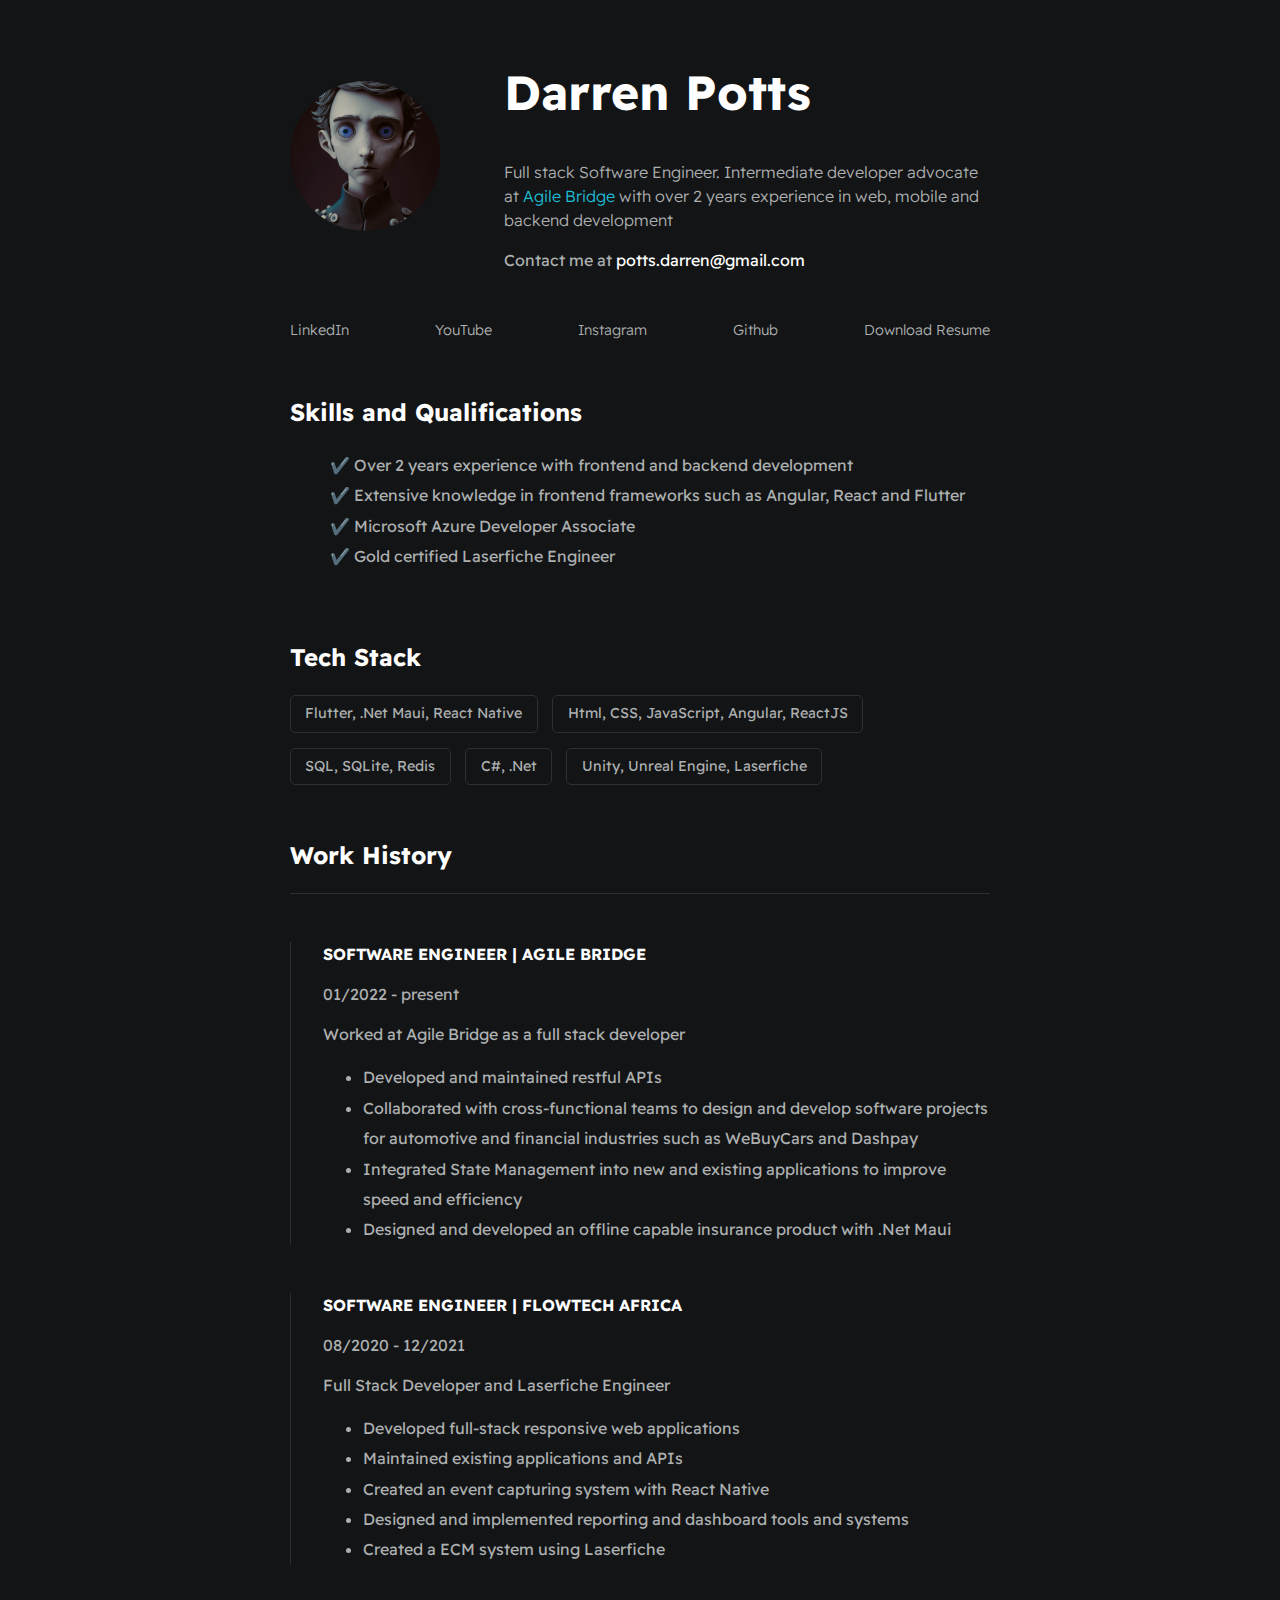
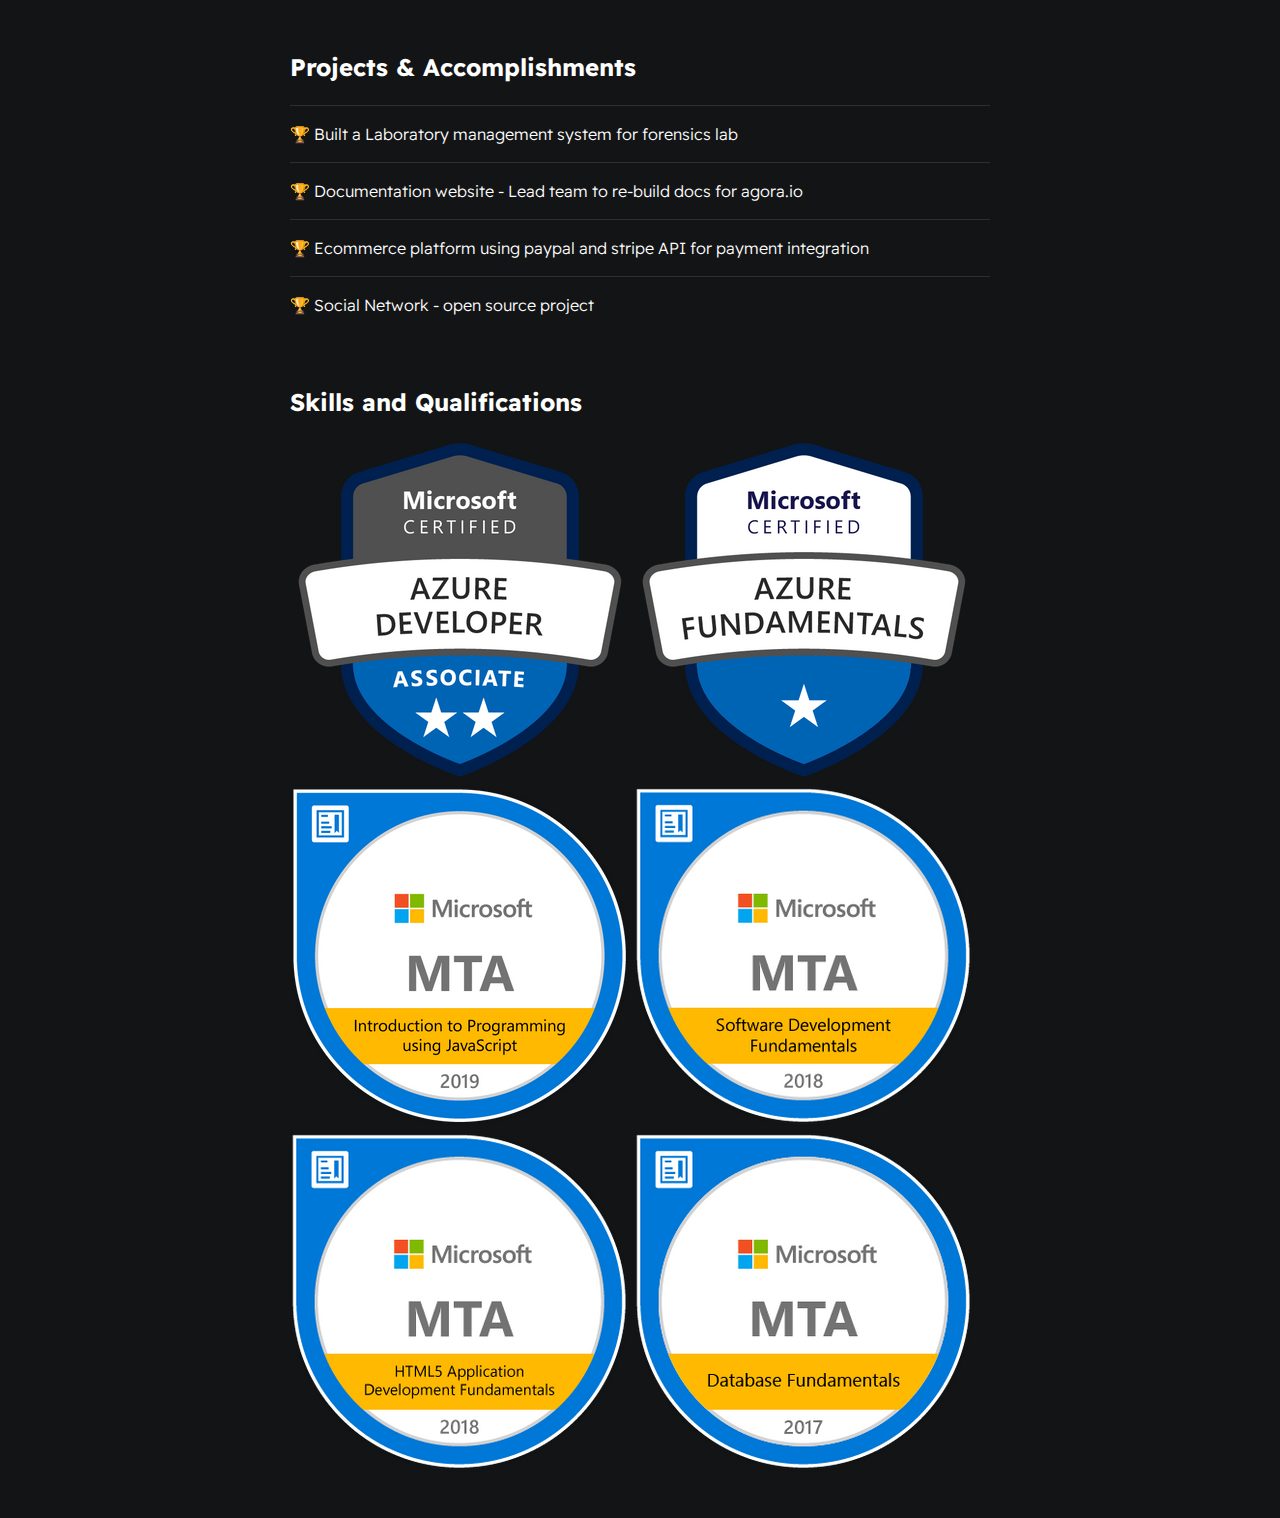
<file: index.html>
<!DOCTYPE html>
<html lang="en">
  <head>
    <meta charset="UTF-8" />
    <meta http-equiv="X-UA-Compatible" content="IE=edge" />
    <meta name="viewport" content="width=device-width, initial-scale=1.0" />
    <title>Darren Potts</title>
    <link rel="stylesheet" href="./styles/main.css" />
  </head>
  <body>
    <div id="container--main">
      <section id="wrapper--hero" class="section--page">
        <img id="profile-pic" src="./assets/images/profile_image.png" />
        <div>
          <h1 id="user-name">Darren Potts</h1>
          <p id="bio">
            Full stack Software Engineer. Intermediate developer advocate at
            <a href="www.agilebridge.co.za" target="_blank"> Agile Bridge</a>
            with over 2 years experience in web, mobile and backend development
          </p>

          <p>Contact me at <span id="email">potts.darren@gmail.com</span></p>
        </div>
      </section>

      <section class="section--page">
        <div id="socials--list">
          <a href="#" target="_blank">LinkedIn</a>
          <a href="#" target="_blank">YouTube</a>
          <a href="#" target="_blank">Instagram</a>
          <a href="#" target="_blank">Github</a>
          <a href="assets/DarrenPottsResume.pdf" type="application/pdf" target="_blank"
            >Download Resume</a
          >
        </div>
      </section>

      <section class="section--page">
        <h2>Skills and Qualifications</h2>
        <ul id="qualifications--list">
          <li>
            ✔️ Over 2 years experience with frontend and backend development
          </li>
          <li>
            ✔️ Extensive knowledge in frontend frameworks such as Angular, React
            and Flutter
          </li>
          <li>✔️ Microsoft Azure Developer Associate</li>
          <li>✔️ Gold certified Laserfiche Engineer</li>
        </ul>
      </section>

      <section class="section--page">
        <h2>Tech Stack</h2>
        <div id="wrapper--techstack__items">
          <div class="card--techstack">
            <span>Flutter, .Net Maui, React Native</span>
          </div>

          <div class="card--techstack">
            <span>Html, CSS, JavaScript, Angular, ReactJS</span>
          </div>

          <div class="card--techstack">
            <span>SQL, SQLite, Redis</span>
          </div>

          <div class="card--techstack">
            <span>C#, .Net</span>
          </div>

          <div class="card--techstack">
            <span>Unity, Unreal Engine, Laserfiche</span>
          </div>
        </div>
      </section>

      <section class="section--page" id="work-history-wrapper">
        <h2>Work History</h2>
        <div class="line-break"></div>
        <div class="card--work-history">
          <strong>SOFTWARE ENGINEER | AGILE BRIDGE</strong>
          <p>01/2022 - present</p>
          <p>Worked at Agile Bridge as a full stack developer</p>
          <ul>
            <li>Developed and maintained restful APIs</li>
            <li>Collaborated with cross-functional teams to design and develop software projects for automotive and financial industries such as WeBuyCars and Dashpay</li>
            <li>Integrated State Management into new and existing applications to improve speed and efficiency </li>
            <li>Designed and developed an offline capable insurance product with .Net Maui</li>
          </ul>
        </div>

        <div class="card--work-history">
          <strong>SOFTWARE ENGINEER | FLOWTECH AFRICA</strong>
          <p>08/2020 - 12/2021</p>
          <p>Full Stack Developer and Laserfiche Engineer</p>
          <ul>
            <li>Developed full-stack responsive web applications</li>
            <li>Maintained existing applications and APIs</li>
            <li>Created an event capturing system with React Native</li>
            <li>Designed and implemented reporting and dashboard tools and systems</li>
            <li>Created a ECM system using Laserfiche</li>
          </ul>
        </div>

      <section class="section--page">
        <h2>Projects & Accomplishments</h2>

        <div class="card--project">
          <a href="project1.html"
            ><span>🏆 </span>Built a Laboratory management system for forensics
            lab</a
          >
        </div>

        <div class="card--project">
          <a href="project1.html"
            ><span>🏆 </span>Documentation website - Lead team to re-build docs
            for agora.io</a
          >
        </div>

        <div class="card--project">
          <a href="project1.html"
            ><span>🏆 </span>Ecommerce platform using paypal and stripe API for
            payment integration</a
          >
        </div>

        <div class="card--project">
          <a href="project1.html"
            ><span>🏆 </span>Social Network - open source project</a
          >
        </div>
      </section>

      <section class="section--page">
        <h2>Skills and Qualifications</h2>
        <div id="badges--list">
          <img src="./assets/images/azure-developer-associate-600x600.png" />
          <img src="./assets/images/image.png" />
          <img
            src="./assets/images/MTA-Introduction-to-Programming-using-JavaScript-2019.png"
          />
          <img
            src="./assets/images/MTA-Software-Development-Fundamentals-2018.png"
          />
          <img
            src="./assets/images/MTA-HTML5-Application-Development-Fundamentals.png"
          />
          <img src="./assets/images/MTA_Database_Fundamentals_2017-01.png" />
        </div>
      </section>
    </div>
  </body>
</html>
</file>
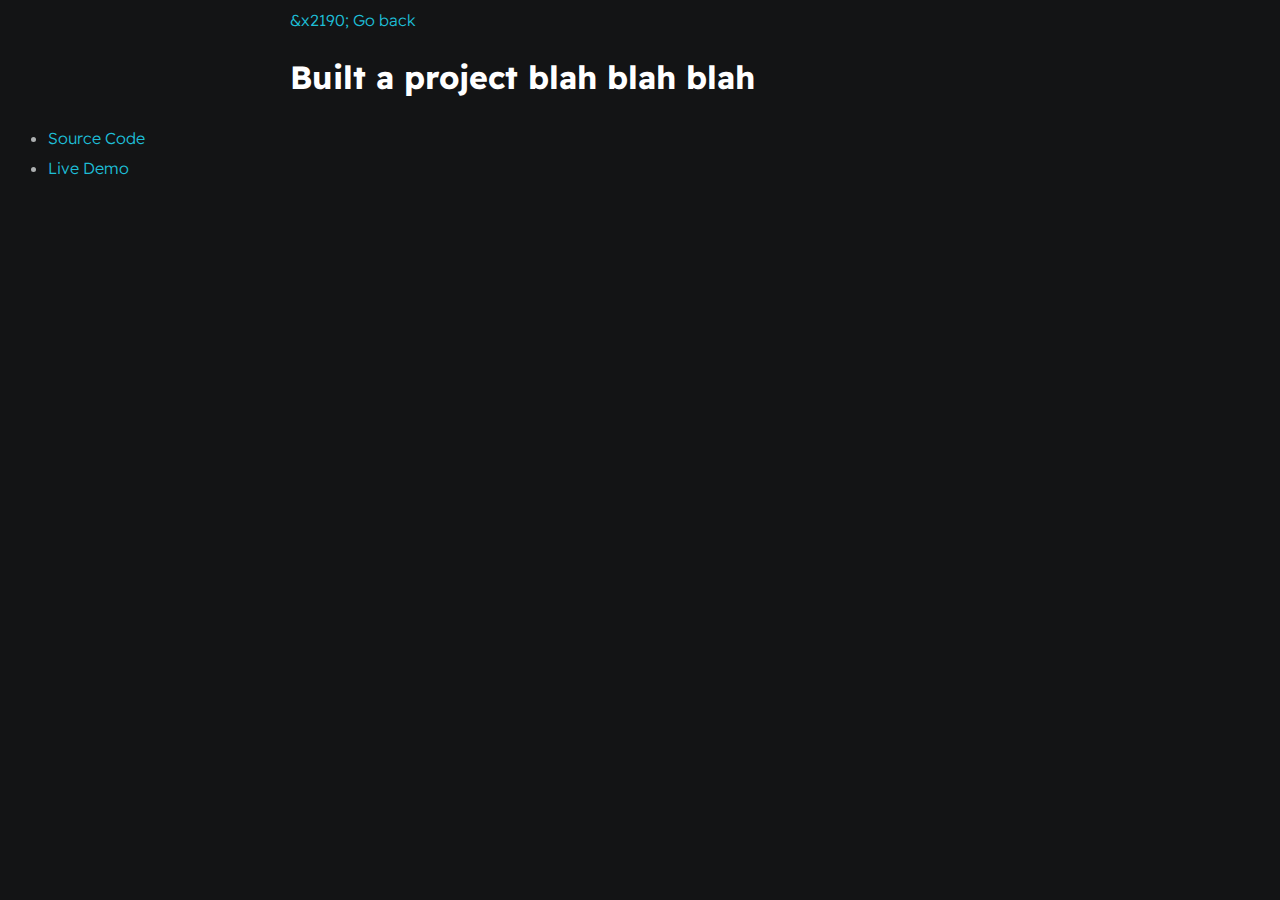
<file: projects/project1.html>
<!DOCTYPE html>
<html lang="en">
  <head>
    <meta charset="UTF-8" />
    <meta http-equiv="X-UA-Compatible" content="IE=edge" />
    <meta name="viewport" content="width=device-width, initial-scale=1.0" />
    <link rel="stylesheet" href="../styles/main.css" />
    <title>Project 1</title>
  </head>
  <body>
    <div id="container--main">
      <a href="../index.html">&x2190; Go back</a>
      <h1>Built a project blah blah blah</h1>
    </div>

    <ul>
      <li><a href="#">Source Code</a></li>
      <li><a href="#">Live Demo</a></li>
    </ul>
  </body>
</html>
</file>
<file: styles/main.css>
@import url('https://fonts.googleapis.com/css2?family=Readex+Pro:wght@300;400;500;600;700&display=swap%27');

:root{
    --mainTextColor-light:#000;
    --secondaryTextColor-light:rgb(51 51 51);
    --mainLinkColor-light:#0da2b8;
    --mainBorderColor-light:rgb(218, 218, 218);
    --mainBgColor-light:rgb(249, 250,251);

    --mainTextColor-dark:#fff;
    --secondaryTextColor-dark:#adb0b1;
    --mainLinkColor-dark:rgb(30, 190,214);
    --mainBorderColor-dark:#2b3031;
    --mainBgColor-dark:#131415;
    
    --mainTextColor:var(--mainTextColor-dark);
    --secondaryTextColor:var(--secondaryTextColor-dark);
    --mainLinkColor:var(--mainLinkColor-dark);
    --mainBorderColor:var(--mainBorderColor-dark);
    --mainBgColor:var(--mainBgColor-dark);

}

*{
    font-family: 'Readex Pro';
    line-height: 1.5em;
    box-sizing: border-box;
    color: var(--mainTextColor);
}

body{
    background-color: var(--mainBgColor);
}

p,span,li{
    color: var(--secondaryTextColor);
    font-size: 1em;
}

a{
    text-decoration: none;
    color: var(--mainLinkColor);
    font-weight: 500;
}

li{
    line-height: 1.9em;
}

#container--main{
    max-width: 700px;
    margin: 0 auto;
}

.section--page{
    padding-top: 1em;
    padding-bottom: 1em;
}

#wrapper--hero{
    display: flex;
    align-items: center;
    gap: 4em;
}

#user-name{
font-size: 3em;
}

#bio, a{
    font-weight: 300;
}

#profile-pic {
    border-radius: 50%;
    width: 150px;
    height: 150px;
    object-fit: cover;
}

#email{
    color: var(--mainTextColor);
}

#socials--list{
    display: flex;
    justify-content: space-between;
    column-gap: 1em;
    flex-wrap: wrap;
}

#socials--list a {
    font-size: 0.9em;
    color: var(--secondaryTextColor);
}

#socials--list a:hover{
    color: var(--mainLinkColor);
}

#qualifications--list{
    list-style: none;
}

#wrapper--techstack__items{
    display: flex;
    flex-wrap: wrap;
    gap: 1em;
    font-size: 0.9em;
}

.card--techstack{
    border:1px solid var(--mainBorderColor);
    padding: 0.5em 1em;
    border-radius: 5px;
}

.card--work-history{
    border-left: 1px solid var(--mainBorderColor);
    margin-top: 3em;
    margin-bottom: 3em;
    padding-left: 2em;
}

.card--project {
    padding-top: 1em;
    padding-bottom: 1em;
    border-top: 1px solid var(--mainBorderColor);
}

.card--project a{
color: var(--mainTextColor);
transition: .03s;
}

.card--project a:hover{
    color: var(--mainLinkColor);
    transition: .03s;
    }

.line-break{
    background-color: var(--mainBorderColor);
    height: 1px;
}

@media(max-width:600px) {
    #wrapper--hero{
        flex-direction: column;
        gap: 1em;
    }

    #profile-pic{
        width: 200px;
        height: 200px;
    }

    .section--page{
        padding-top: 1em;
        padding-bottom: 1em;
    }

    .card--work-history{
        border-left: none;
        padding-left: 0;
    }
}
</file>
